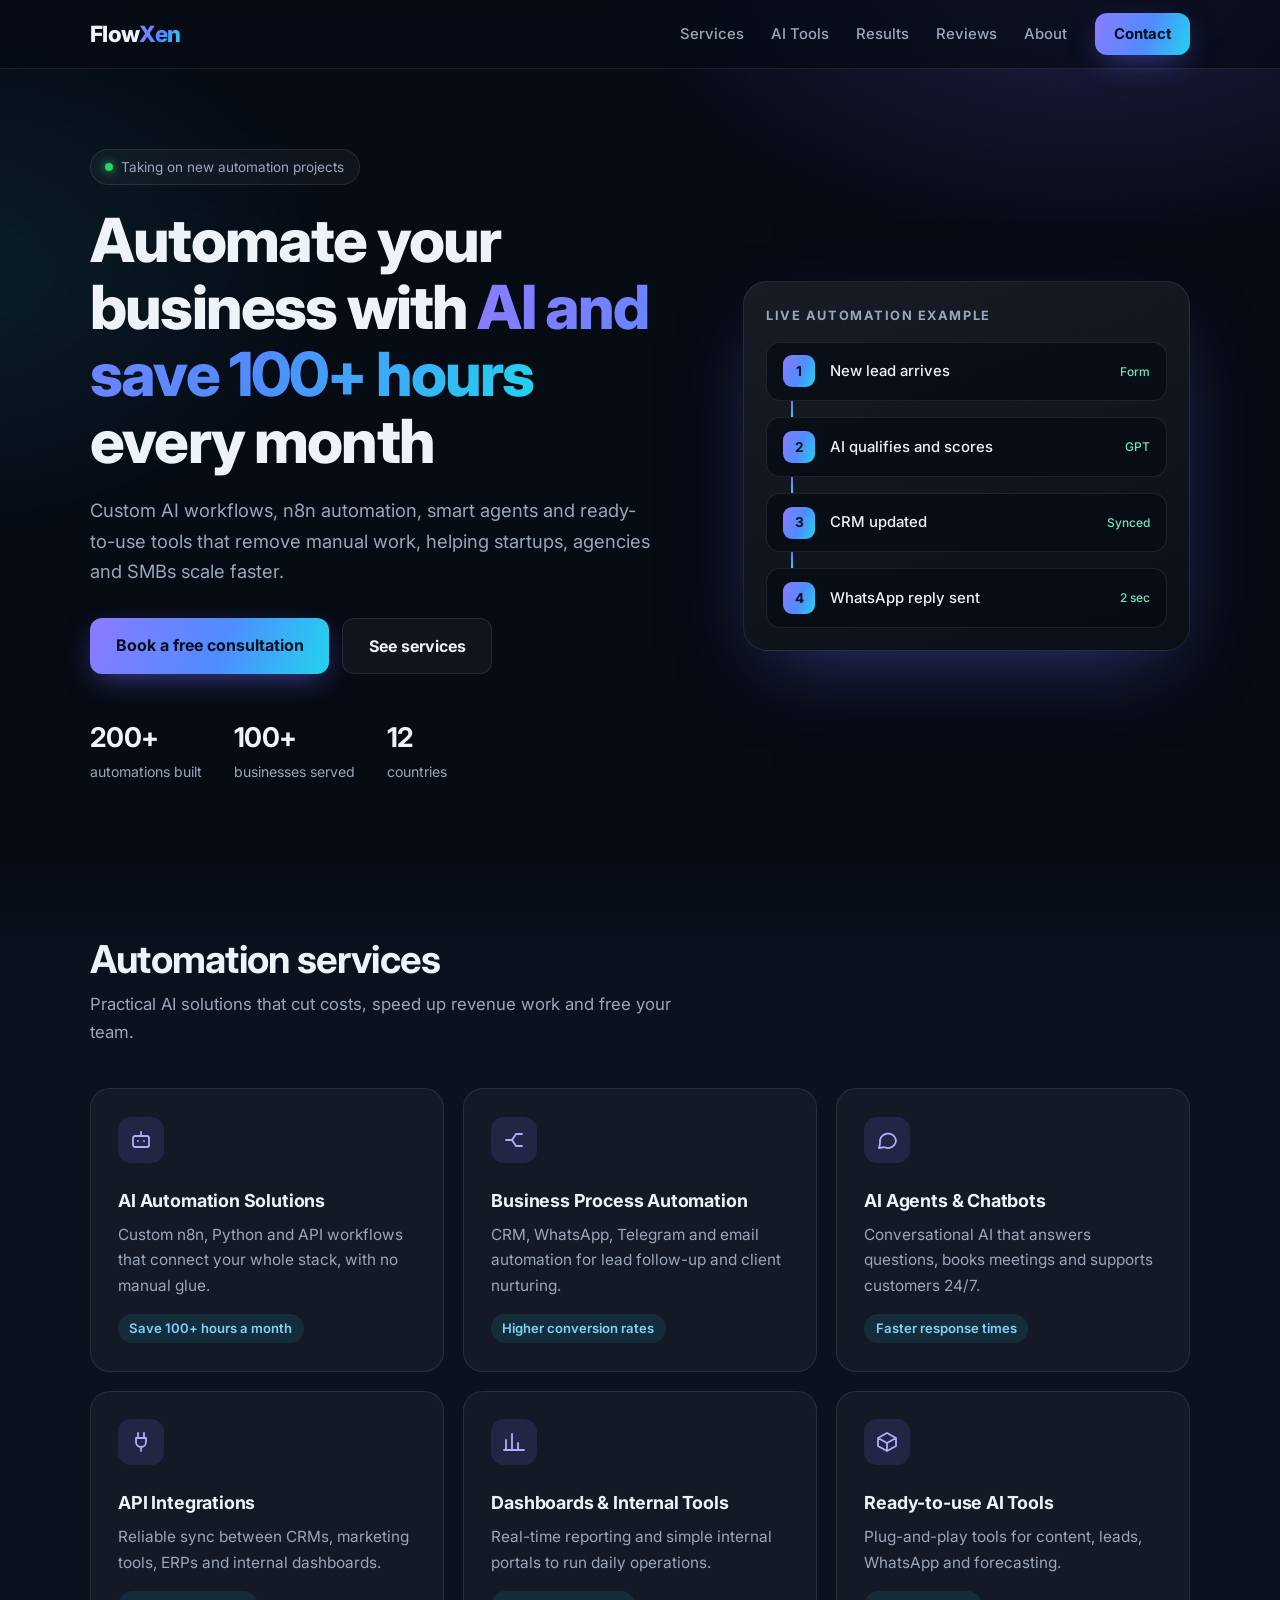
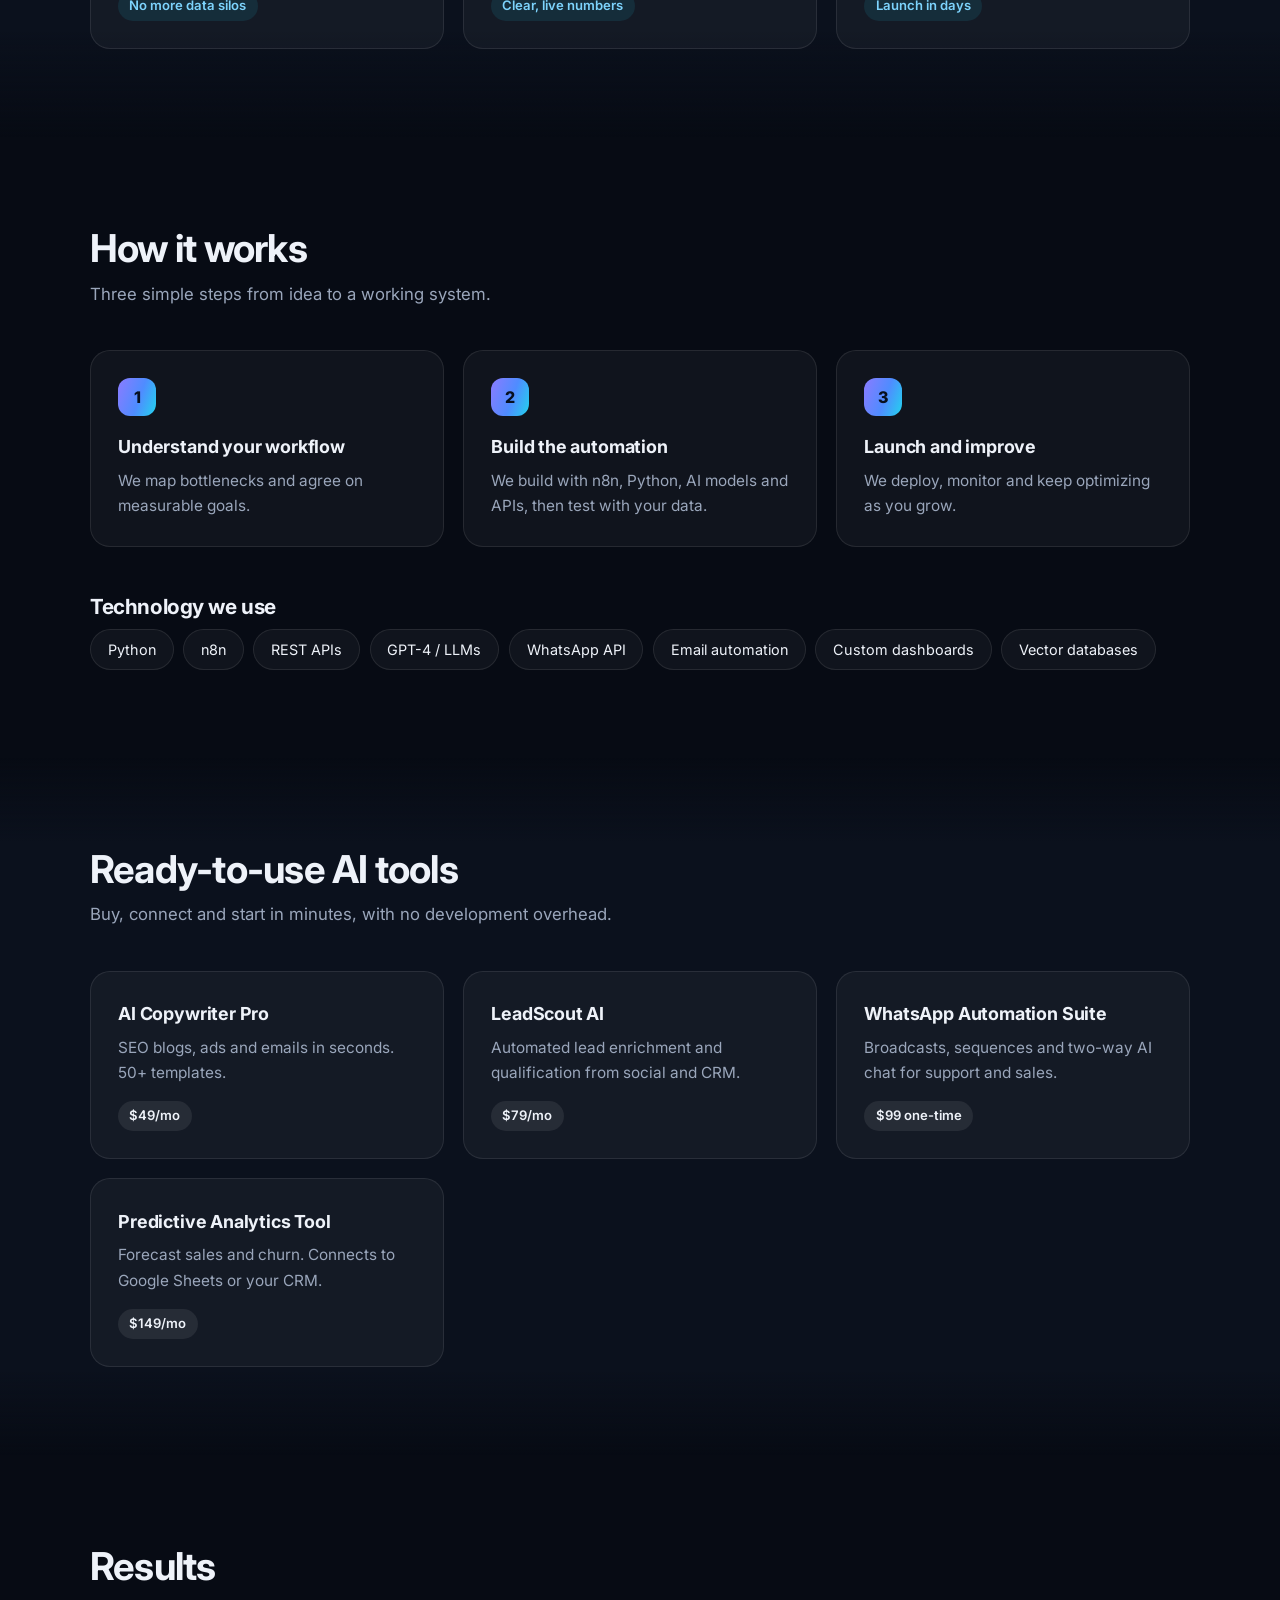
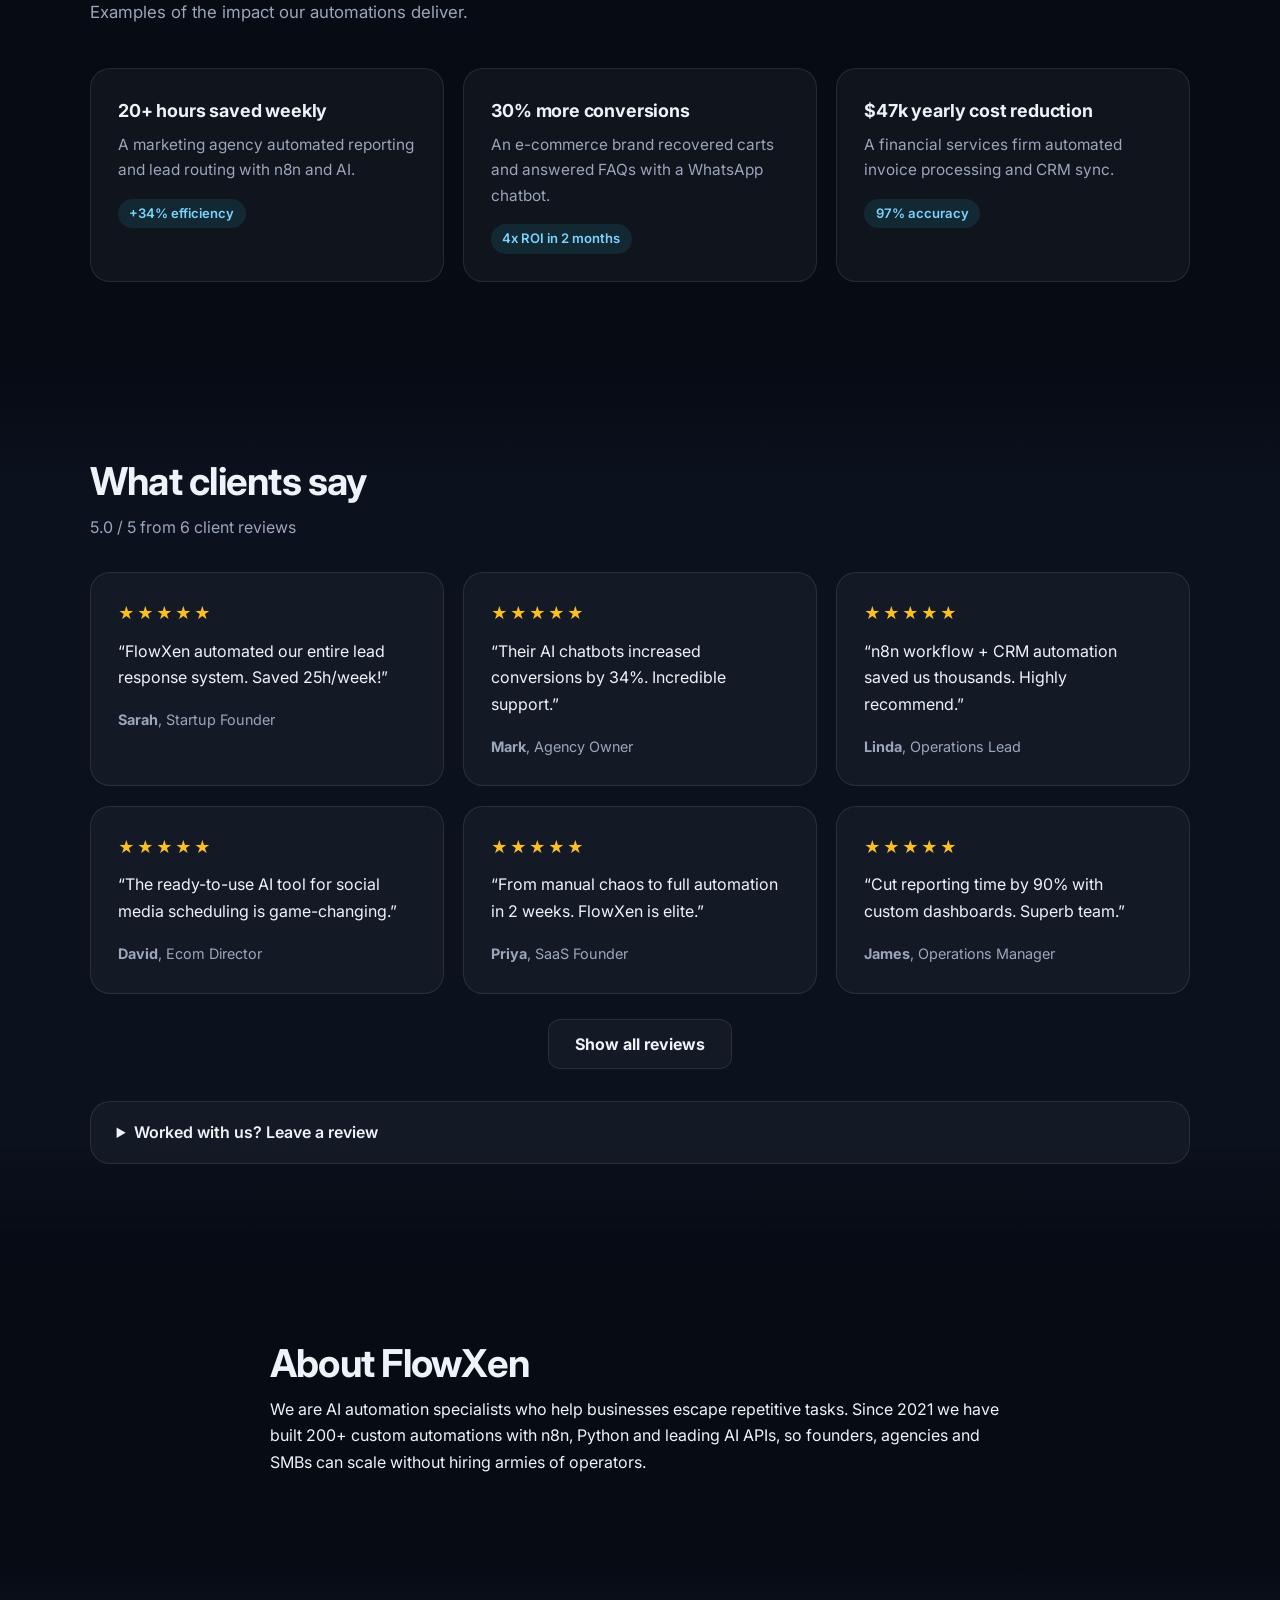
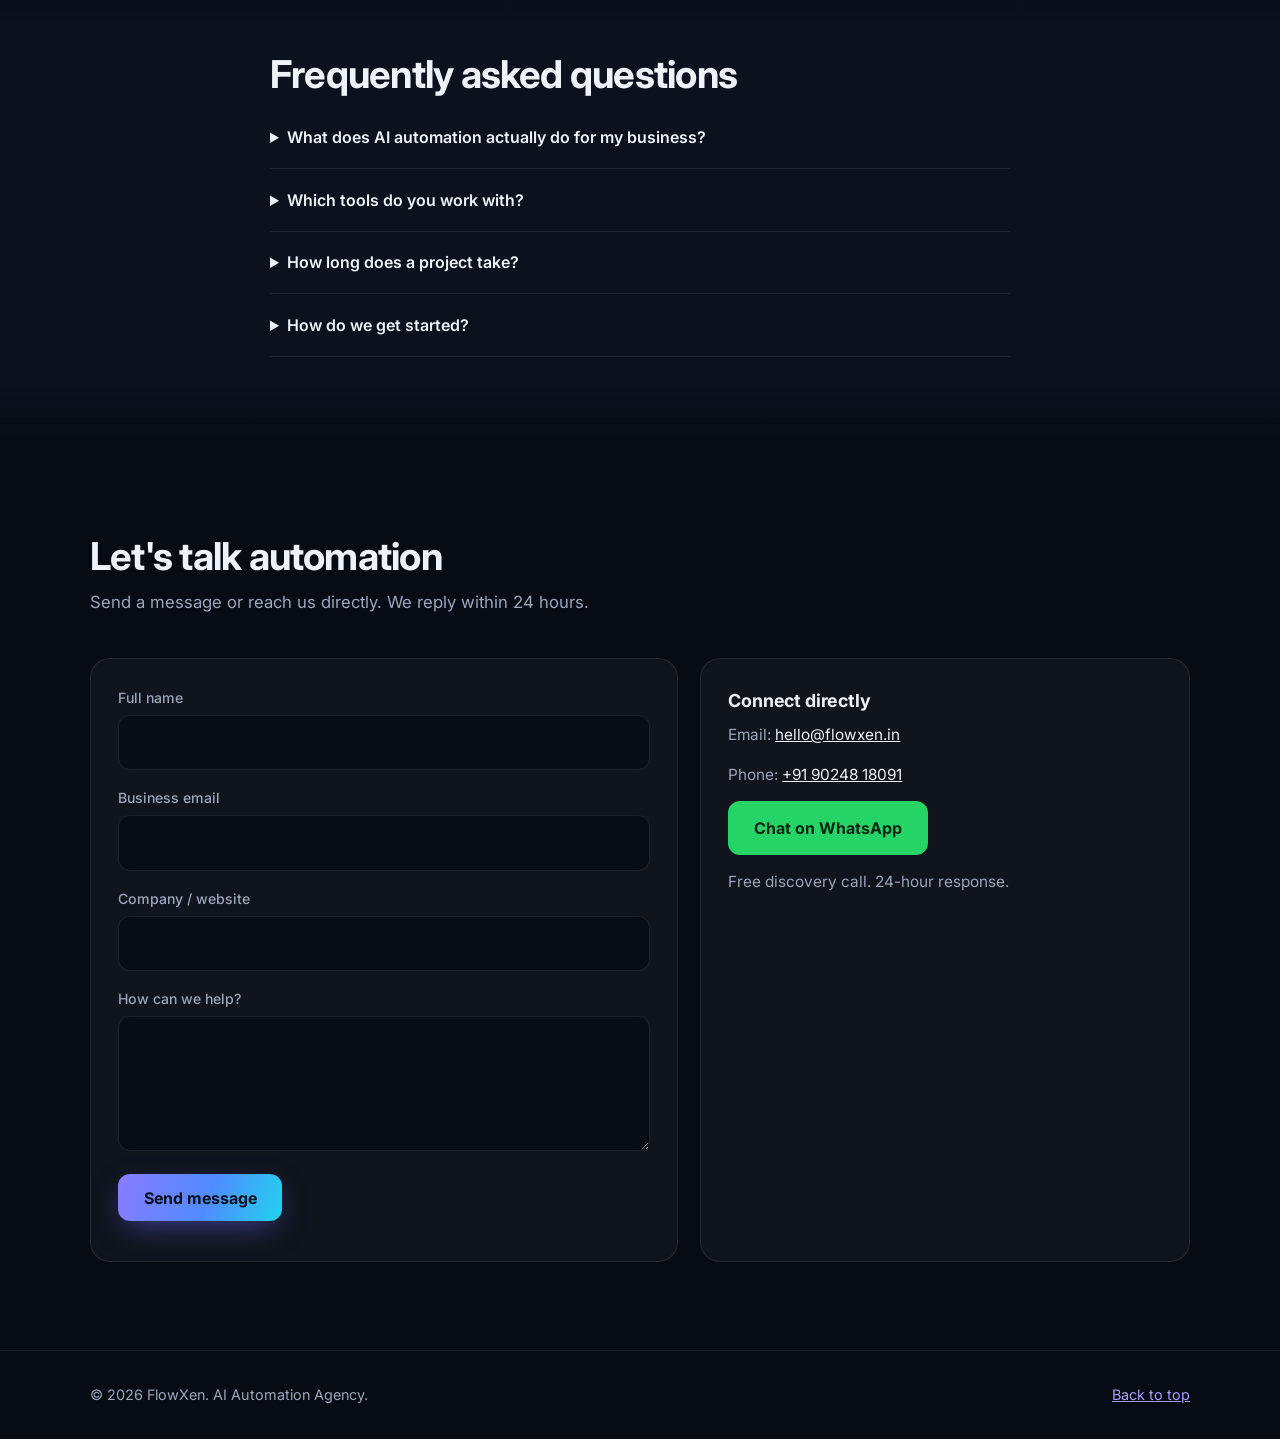
<file: index.html>
<!DOCTYPE html>
<html lang="en">
<head>
<meta name="google-site-verification" content="dd6CTfM5mR-jUQ3MADqxKT6VYb-Hses58UADQtoLqpc" />  
<meta charset="UTF-8">
<meta name="viewport" content="width=device-width, initial-scale=1, viewport-fit=cover">
<title>FlowXen | AI Automation Agency for n8n, Chatbots &amp; Workflows</title>
<meta name="description" content="FlowXen builds AI automation, n8n workflows, chatbots and API integrations that save businesses 100+ hours a month. Book a free consultation.">
<meta name="author" content="FlowXen">
<meta name="robots" content="index, follow, max-image-preview:large">
<meta name="theme-color" content="#0b0f17">
<link rel="canonical" href="https://flowxen.in/">
<link rel="icon" href="favicon.svg" type="image/svg+xml">
<meta property="og:type" content="website">
<meta property="og:site_name" content="FlowXen">
<meta property="og:title" content="FlowXen | AI Automation Agency">
<meta property="og:description" content="AI automation, n8n workflows, chatbots and integrations that save 100+ hours a month.">
<meta property="og:url" content="https://flowxen.in/">
<meta name="twitter:card" content="summary">
<link rel="preconnect" href="https://fonts.googleapis.com">
<link rel="preconnect" href="https://fonts.gstatic.com" crossorigin>
<link rel="stylesheet" href="https://fonts.googleapis.com/css2?family=Inter:wght@400;500;600;700;800&amp;display=swap">
<link rel="stylesheet" href="style.css">
<script type="application/ld+json">
{"@context":"https://schema.org","@graph":[
{"@type":"Organization","@id":"https://flowxen.in/#org","name":"FlowXen","url":"https://flowxen.in/","logo":"https://flowxen.in/favicon.svg","email":"hello@flowxen.in","telephone":"+91-9024818091"},
{"@type":"ProfessionalService","name":"FlowXen","url":"https://flowxen.in/","description":"AI automation, n8n workflows, chatbots and API integrations for startups, agencies and small businesses.","areaServed":"Worldwide","parentOrganization":{"@id":"https://flowxen.in/#org"}},
{"@type":"WebSite","name":"FlowXen","url":"https://flowxen.in/"}]}
</script>
</head>
<body>
<a class="skip" href="#main">Skip to content</a>
<header><div class="wrap bar">
  <a class="logo" href="#top" aria-label="FlowXen home">Flow<span>Xen</span></a>
  <button id="menuToggle" aria-label="Menu" aria-expanded="false" aria-controls="nav">&#9776;</button>
  <nav id="nav" aria-label="Main">
    <a href="#services">Services</a><a href="#tools">AI Tools</a><a href="#results">Results</a><a href="#reviews">Reviews</a><a href="#about">About</a>
    <a class="btn" href="#contact">Contact</a>
  </nav>
</div></header>
<main id="main">
<section class="hero" id="top"><div class="wrap">
  <div>
    <span class="eyebrow"><i></i>Taking on new automation projects</span>
    <h1>Automate your business with <span class="accent">AI and save 100+ hours</span> every month</h1>
    <p class="lead">Custom AI workflows, n8n automation, smart agents and ready-to-use tools that remove manual work, helping startups, agencies and SMBs scale faster.</p>
    <div class="cta-row"><a class="btn" href="#contact">Book a free consultation</a><a class="btn ghost" href="#services">See services</a></div>
    <div class="proof"><div><b>200+</b>automations built</div><div><b>100+</b>businesses served</div><div><b>12</b>countries</div></div>
  </div>
  <div class="flow" aria-hidden="true">
    <h3>Live automation example</h3>
    <div class="node"><b>1</b>New lead arrives<em>Form</em></div><div class="link"></div>
    <div class="node"><b>2</b>AI qualifies and scores<em>GPT</em></div><div class="link"></div>
    <div class="node"><b>3</b>CRM updated<em>Synced</em></div><div class="link"></div>
    <div class="node"><b>4</b>WhatsApp reply sent<em>2 sec</em></div>
  </div>
</div></section>
  


<section id="services" class="alt"><div class="wrap">
  <h2>Automation services</h2><p class="sub">Practical AI solutions that cut costs, speed up revenue work and free your team.</p>
  <div class="grid"><article class="card"><svg class="ico" viewBox="0 0 24 24" aria-hidden="true"><rect x="4" y="8" width="16" height="11" rx="2"/><path d="M12 4v4M9 13h.01M15 13h.01"/></svg><h3>AI Automation Solutions</h3><p>Custom n8n, Python and API workflows that connect your whole stack, with no manual glue.</p><span class="tag">Save 100+ hours a month</span></article><article class="card"><svg class="ico" viewBox="0 0 24 24" aria-hidden="true"><path d="M4 12h6l4-6h6M10 12l4 6h6"/></svg><h3>Business Process Automation</h3><p>CRM, WhatsApp, Telegram and email automation for lead follow-up and client nurturing.</p><span class="tag">Higher conversion rates</span></article><article class="card"><svg class="ico" viewBox="0 0 24 24" aria-hidden="true"><path d="M21 12a8 8 0 0 1-11.5 7.2L4 20l1-4.5A8 8 0 1 1 21 12z"/></svg><h3>AI Agents &amp; Chatbots</h3><p>Conversational AI that answers questions, books meetings and supports customers 24/7.</p><span class="tag">Faster response times</span></article><article class="card"><svg class="ico" viewBox="0 0 24 24" aria-hidden="true"><path d="M9 3v5M15 3v5M7 8h10v4a5 5 0 0 1-10 0zM12 17v4"/></svg><h3>API Integrations</h3><p>Reliable sync between CRMs, marketing tools, ERPs and internal dashboards.</p><span class="tag">No more data silos</span></article><article class="card"><svg class="ico" viewBox="0 0 24 24" aria-hidden="true"><path d="M4 20V10M10 20V4M16 20v-7M22 20H2"/></svg><h3>Dashboards &amp; Internal Tools</h3><p>Real-time reporting and simple internal portals to run daily operations.</p><span class="tag">Clear, live numbers</span></article><article class="card"><svg class="ico" viewBox="0 0 24 24" aria-hidden="true"><path d="M21 8l-9-5-9 5v8l9 5 9-5zM3 8l9 5 9-5M12 13v8"/></svg><h3>Ready-to-use AI Tools</h3><p>Plug-and-play tools for content, leads, WhatsApp and forecasting.</p><span class="tag">Launch in days</span></article></div>
  <!-- ===== HVACOPILOT BUTTON START =====
     To HIDE: change <div id="hvac-banner"> to <div hidden id="hvac-banner"> -->
<div hidden id="hvac-banner">
  <style>
    #hvac-banner a{display:flex;align-items:center;justify-content:space-between;gap:1.5rem;margin-top:1.2rem;padding:1.6rem 1.7rem;border:1px solid rgba(139,123,255,.45);border-radius:var(--r,16px);background:linear-gradient(120deg,rgba(124,108,255,.14),rgba(34,211,238,.08));text-decoration:none;color:inherit;transition:transform .25s}
    #hvac-banner a:hover{transform:translateY(-3px)}
    #hvac-banner .t{display:inline-block;margin-bottom:.6rem;font-size:.8rem;font-weight:600;color:#7dd3fc;background:rgba(34,211,238,.1);padding:.25rem .7rem;border-radius:99px}
    #hvac-banner h3{margin:0 0 .4rem}
    #hvac-banner p{margin:0;opacity:.75;font-size:.96rem}
    #hvac-banner .b{white-space:nowrap;font-weight:600;padding:.7rem 1.2rem;border-radius:99px;background:linear-gradient(135deg,#7c6cff,#22d3ee);color:#0b0b14}
    #hvac-banner[hidden]{display:none}
    @media(max-width:720px){#hvac-banner a{flex-direction:column;align-items:flex-start}}
  </style>
  <a href="_hvacopilot_.html"><div><span class="t">New industry solution</span><h3>HVACopilot: AI call handling for HVAC contractors</h3><p>Answer calls 24/7, qualify leads, book appointments and track every job.</p></div><span class="b">View HVACopilot</span></a>
</div>
<!-- ===== HVACOPILOT BUTTON END ===== -->
</div></section>

<section><div class="wrap">
  <h2>How it works</h2><p class="sub">Three simple steps from idea to a working system.</p>
  <div class="grid"><article class="card"><div class="num">1</div><h3>Understand your workflow</h3><p>We map bottlenecks and agree on measurable goals.</p></article><article class="card"><div class="num">2</div><h3>Build the automation</h3><p>We build with n8n, Python, AI models and APIs, then test with your data.</p></article><article class="card"><div class="num">3</div><h3>Launch and improve</h3><p>We deploy, monitor and keep optimizing as you grow.</p></article></div>
  <h2 style="margin-top:3rem;font-size:1.3rem">Technology we use</h2>
  <div class="chips"><span>Python</span><span>n8n</span><span>REST APIs</span><span>GPT-4 / LLMs</span><span>WhatsApp API</span><span>Email automation</span><span>Custom dashboards</span><span>Vector databases</span></div>
</div></section>

<section id="tools" class="alt"><div class="wrap">
  <h2>Ready-to-use AI tools</h2><p class="sub">Buy, connect and start in minutes, with no development overhead.</p>
  <div class="grid"><article class="card"><h3>AI Copywriter Pro</h3><p>SEO blogs, ads and emails in seconds. 50+ templates.</p><span class="tag price">$49/mo</span></article><article class="card"><h3>LeadScout AI</h3><p>Automated lead enrichment and qualification from social and CRM.</p><span class="tag price">$79/mo</span></article><article class="card"><h3>WhatsApp Automation Suite</h3><p>Broadcasts, sequences and two-way AI chat for support and sales.</p><span class="tag price">$99 one-time</span></article><article class="card"><h3>Predictive Analytics Tool</h3><p>Forecast sales and churn. Connects to Google Sheets or your CRM.</p><span class="tag price">$149/mo</span></article></div>
</div></section>

<section id="results"><div class="wrap">
  <h2>Results</h2><p class="sub">Examples of the impact our automations deliver.</p>
  <div class="grid"><article class="card"><h3>20+ hours saved weekly</h3><p>A marketing agency automated reporting and lead routing with n8n and AI.</p><span class="tag">+34% efficiency</span></article><article class="card"><h3>30% more conversions</h3><p>An e-commerce brand recovered carts and answered FAQs with a WhatsApp chatbot.</p><span class="tag">4x ROI in 2 months</span></article><article class="card"><h3>$47k yearly cost reduction</h3><p>A financial services firm automated invoice processing and CRM sync.</p><span class="tag">97% accuracy</span></article></div>
</div></section>

<section id="reviews" class="alt"><div class="wrap">
  <h2>What clients say</h2>
  <p class="rating-line" id="avg" aria-live="polite">Loading reviews…</p>
  <div class="grid" id="reviewGrid"></div>
  <div class="center"><button class="btn ghost" id="moreReviews" hidden>Show all reviews</button></div>
  <details class="review-form"><summary>Worked with us? Leave a review</summary>
    <form data-form="review" style="margin-top:1rem">
      <label for="rn">Your name</label><input id="rn" name="name" required autocomplete="name">
      <label for="rr">Role / company (optional)</label><input id="rr" name="role">
      <label for="rs">Rating</label>
      <select id="rs" name="rating"><option value="5">5 - Excellent</option><option value="4">4 - Good</option><option value="3">3 - Average</option><option value="2">2 - Poor</option><option value="1">1 - Very poor</option></select>
      <label for="rt">Your feedback</label><textarea id="rt" name="text" rows="4" required></textarea>
      <input class="hp" name="website" tabindex="-1" autocomplete="off" aria-hidden="true">
      <button class="btn" type="submit">Submit review</button><p class="status" role="status"></p>
    </form>
  </details>
</div></section>

<section id="about"><div class="wrap" style="max-width:780px">
  <h2>About FlowXen</h2>
  <p>We are AI automation specialists who help businesses escape repetitive tasks. Since 2021 we have built 200+ custom automations with n8n, Python and leading AI APIs, so founders, agencies and SMBs can scale without hiring armies of operators.</p>
</div></section>

<section class="alt"><div class="wrap faq" style="max-width:780px">
  <h2>Frequently asked questions</h2><details><summary>What does AI automation actually do for my business?</summary><p>It handles repetitive work such as lead follow-up, reporting, data entry and customer replies, so your team spends time on higher-value tasks.</p></details><details><summary>Which tools do you work with?</summary><p>We mainly build with n8n, Python and AI APIs, and connect to CRMs, Google Sheets, WhatsApp, Telegram, email and most tools with an API.</p></details><details><summary>How long does a project take?</summary><p>Simple workflows can go live in days. Larger systems with several integrations typically take two to six weeks.</p></details><details><summary>How do we get started?</summary><p>Book a free discovery call. We review your process, suggest what to automate first and send a clear scope and quote.</p></details>
</div></section>

<section id="contact"><div class="wrap">
  <h2>Let's talk automation</h2><p class="sub">Send a message or reach us directly. We reply within 24 hours.</p>
  <div class="contact">
    <form class="card" data-form="contact">
      <label for="n">Full name</label><input id="n" name="name" required autocomplete="name">
      <label for="e">Business email</label><input id="e" name="email" type="email" required autocomplete="email">
      <label for="c">Company / website</label><input id="c" name="company" autocomplete="organization">
      <label for="m">How can we help?</label><textarea id="m" name="message" rows="4"></textarea>
      <input class="hp" name="website" tabindex="-1" autocomplete="off" aria-hidden="true">
      <button class="btn" type="submit">Send message</button><p class="status" role="status"></p>
    </form>
    <div class="card info">
      <h3>Connect directly</h3>
      <p>Email: <a href="mailto:hello@flowxen.in">hello@flowxen.in</a></p>
      <p>Phone: <a href="tel:+919024818091">+91 90248 18091</a></p>
      <p><a class="btn wa" href="https://wa.me/918840521319?text=Hi%20FlowXen%2C%20I%20want%20to%20automate%20my%20business" target="_blank" rel="noopener">Chat on WhatsApp</a></p>
      <p>Free discovery call. 24-hour response.</p>
    </div>
  </div>
</div></section>
</main>
<footer><div class="wrap foot"><span>&copy; 2026 FlowXen. AI Automation Agency.</span><a href="#top">Back to top</a></div></footer>
<script src="script.js" defer></script>
</body>
</html>
</file>
<file: style.css>
:root{--bg:#070b14;--bg2:#0b111d;--card:rgba(255,255,255,.04);--line:rgba(255,255,255,.09);--text:#eef2f9;--muted:#9aa6bb;--b1:#7c6cff;--b2:#22d3ee;--grad:linear-gradient(110deg,#8b7bff,#4f8cff 55%,#22d3ee);--ok:#25d366;--r:20px}
*{margin:0;padding:0;box-sizing:border-box}
html{scroll-behavior:smooth;scroll-padding-top:76px}
body{font-family:Inter,system-ui,-apple-system,"Segoe UI",Roboto,sans-serif;background:var(--bg);color:var(--text);line-height:1.65;-webkit-text-size-adjust:100%;overflow-x:hidden}
body:before{content:"";position:fixed;inset:0;z-index:-1;background:radial-gradient(700px 420px at 85% -5%,rgba(124,108,255,.22),transparent 70%),radial-gradient(600px 400px at -5% 30%,rgba(34,211,238,.10),transparent 70%)}
a{color:#a99bff}
:focus-visible{outline:2px solid var(--b2);outline-offset:3px}
.skip{position:absolute;left:-999px;top:0;background:#fff;color:#000;padding:.6rem 1rem;z-index:200}.skip:focus{left:0}
.wrap{max-width:1140px;margin:0 auto;padding:0 1.25rem}
section{padding:5.5rem 0}
.alt{background:linear-gradient(180deg,transparent,var(--bg2) 12%,var(--bg2) 88%,transparent)}
h1{font-size:clamp(2.2rem,5.4vw,3.8rem);line-height:1.1;font-weight:800;letter-spacing:-.03em}
h2{font-size:clamp(1.7rem,3.6vw,2.4rem);line-height:1.2;font-weight:700;letter-spacing:-.02em;margin-bottom:.6rem}
h3{font-size:1.12rem;margin-bottom:.4rem;letter-spacing:-.01em}
.sub{color:var(--muted);max-width:620px;margin-bottom:2.6rem;font-size:1.05rem}
.accent{background:var(--grad);-webkit-background-clip:text;background-clip:text;color:transparent}
.eyebrow{display:inline-flex;align-items:center;gap:.5rem;border:1px solid var(--line);background:var(--card);border-radius:99px;padding:.35rem .9rem;font-size:.85rem;color:var(--muted);margin-bottom:1.4rem}
.eyebrow i{width:8px;height:8px;border-radius:50%;background:var(--ok);box-shadow:0 0 10px var(--ok)}
.btn{display:inline-block;background:var(--grad);color:#07101f;border:0;border-radius:12px;padding:.85rem 1.6rem;font-weight:700;font-size:1rem;font-family:inherit;text-decoration:none;cursor:pointer;box-shadow:0 10px 30px -8px rgba(99,102,241,.6);transition:transform .2s,box-shadow .2s}
.btn:hover{transform:translateY(-2px);box-shadow:0 16px 36px -8px rgba(99,102,241,.8)}
.btn.ghost{background:var(--card);border:1px solid var(--line);color:var(--text);box-shadow:none}.btn.ghost:hover{border-color:var(--b1)}
.btn.wa{background:var(--ok);color:#052512;box-shadow:none}
header{position:sticky;top:0;z-index:100;background:rgba(7,11,20,.7);backdrop-filter:blur(14px);-webkit-backdrop-filter:blur(14px);border-bottom:1px solid var(--line)}
.bar{display:flex;align-items:center;justify-content:space-between;height:68px}
.logo{font-weight:800;font-size:1.4rem;color:var(--text);text-decoration:none;letter-spacing:-.03em}.logo span{background:var(--grad);-webkit-background-clip:text;background-clip:text;color:transparent}
nav{display:flex;gap:1.7rem;align-items:center}
nav a{color:var(--muted);text-decoration:none;font-weight:500;font-size:.93rem;transition:color .2s}nav a:hover{color:var(--text)}
nav a.btn{padding:.55rem 1.2rem;color:#07101f;font-size:.93rem}
#menuToggle{display:none;background:var(--card);border:1px solid var(--line);color:var(--text);border-radius:10px;padding:.45rem .75rem;font-size:1.2rem;cursor:pointer}
/* hero */
.hero{padding:5rem 0 4rem}
.hero .wrap{display:grid;grid-template-columns:1.15fr .85fr;gap:3rem;align-items:center}
.hero p.lead{font-size:1.15rem;color:var(--muted);max-width:560px;margin:1.3rem 0 2rem}
.cta-row{display:flex;gap:.8rem;flex-wrap:wrap}
.proof{display:flex;gap:2rem;flex-wrap:wrap;margin-top:2.6rem}
.proof div{font-size:.88rem;color:var(--muted)}.proof b{display:block;font-size:1.7rem;color:var(--text);letter-spacing:-.02em}
.flow{position:relative;border:1px solid var(--line);background:linear-gradient(160deg,rgba(255,255,255,.07),rgba(255,255,255,.02));border-radius:24px;padding:1.4rem;box-shadow:0 30px 80px -30px rgba(99,102,241,.5)}
.flow h3{font-size:.8rem;text-transform:uppercase;letter-spacing:.12em;color:var(--muted);margin-bottom:1rem}
.node{display:flex;align-items:center;gap:.9rem;background:rgba(7,11,20,.7);border:1px solid var(--line);border-radius:14px;padding:.8rem 1rem;font-size:.93rem;font-weight:500}
.node b{width:32px;height:32px;border-radius:9px;display:grid;place-items:center;background:var(--grad);color:#07101f;font-size:.85rem}
.node em{margin-left:auto;font-style:normal;font-size:.75rem;color:#6ee7b7}
.link{width:2px;height:16px;margin:0 0 0 1.55rem;background:linear-gradient(var(--b1),var(--b2))}
/* cards */
.grid{display:grid;grid-template-columns:repeat(auto-fit,minmax(270px,1fr));gap:1.2rem}
.card{background:var(--card);border:1px solid var(--line);border-radius:var(--r);padding:1.7rem;transition:transform .25s,border-color .25s,background .25s}
.card:hover{transform:translateY(-5px);border-color:rgba(139,123,255,.55);background:rgba(255,255,255,.06)}
.card p{color:var(--muted);font-size:.96rem}
.card .tag{display:inline-block;margin-top:1rem;font-size:.82rem;font-weight:600;color:#7dd3fc;background:rgba(34,211,238,.1);padding:.25rem .7rem;border-radius:99px}
.ico{width:46px;height:46px;padding:11px;border-radius:13px;background:rgba(124,108,255,.14);stroke:#b5aaff;fill:none;stroke-width:1.8;stroke-linecap:round;stroke-linejoin:round;margin-bottom:1rem}
.num{width:38px;height:38px;border-radius:12px;background:var(--grad);color:#07101f;display:grid;place-items:center;font-weight:800;margin-bottom:1rem}
.chips{display:flex;flex-wrap:wrap;gap:.6rem}
.chips span{border:1px solid var(--line);border-radius:99px;padding:.45rem 1.05rem;font-size:.9rem;background:var(--card)}
.price{color:var(--text)!important;background:rgba(255,255,255,.08)!important}
.stars{color:#fbbf24;letter-spacing:2px;margin-bottom:.7rem}
.rating-line{color:var(--muted);margin-bottom:2rem}
.review{margin:0}.review blockquote{font-size:1rem;margin-bottom:1.1rem}.review figcaption{color:var(--muted);font-size:.9rem}
#reviewGrid .extra{display:none}#reviewGrid.show-all .extra{display:block}
.center{text-align:center;margin-top:1.6rem}
details.review-form{margin-top:2rem;background:var(--card);border:1px solid var(--line);border-radius:var(--r);padding:1.1rem 1.6rem}
details summary{cursor:pointer;font-weight:600}
.faq details{border-bottom:1px solid var(--line);padding:1.1rem 0}.faq summary{cursor:pointer;font-weight:600}.faq p{color:var(--muted);margin-top:.6rem}
.contact{display:grid;grid-template-columns:1.2fr 1fr;gap:1.4rem}
label{display:block;font-size:.88rem;font-weight:500;margin-bottom:.35rem;color:var(--muted)}
input,textarea,select{width:100%;padding:.85rem 1rem;background:rgba(7,11,20,.8);border:1px solid var(--line);border-radius:12px;color:var(--text);font:inherit;margin-bottom:1rem}
input:focus,textarea:focus,select:focus{border-color:var(--b1);outline:none;box-shadow:0 0 0 3px rgba(124,108,255,.2)}
.hp{position:absolute;left:-9999px}
.status{margin-top:.8rem;font-size:.9rem;color:#6ee7b7}
.info p{margin-bottom:.9rem}.info a:not(.btn){color:var(--text)}
footer{border-top:1px solid var(--line);padding:2rem 0;color:var(--muted);font-size:.9rem}
.foot{display:flex;justify-content:space-between;gap:1rem;flex-wrap:wrap}
/* scroll reveal (only when JS is on) */
.js .reveal{opacity:0;transform:translateY(22px);transition:opacity .7s ease,transform .7s ease}
.js .reveal.in{opacity:1;transform:none}
@media(max-width:900px){.hero .wrap{grid-template-columns:1fr}.flow{max-width:460px}}
@media(max-width:820px){
  section{padding:3.5rem 0}.hero{padding:2.8rem 0 2rem}
  #menuToggle{display:block}
  nav{display:none;position:absolute;top:68px;left:0;right:0;background:rgba(7,11,20,.97);flex-direction:column;align-items:stretch;gap:0;padding:.5rem 1.25rem 1.2rem;border-bottom:1px solid var(--line)}
  nav.open{display:flex}nav a{padding:.85rem 0;border-bottom:1px solid var(--line)}nav a.btn{margin-top:.9rem;text-align:center;border:0}
  .contact{grid-template-columns:1fr}
  .btn{width:100%;text-align:center}.cta-row .btn{flex:1 1 100%}
}
@media(prefers-reduced-motion:reduce){html{scroll-behavior:auto}*{transition:none!important}.js .reveal{opacity:1;transform:none}}
</file>
